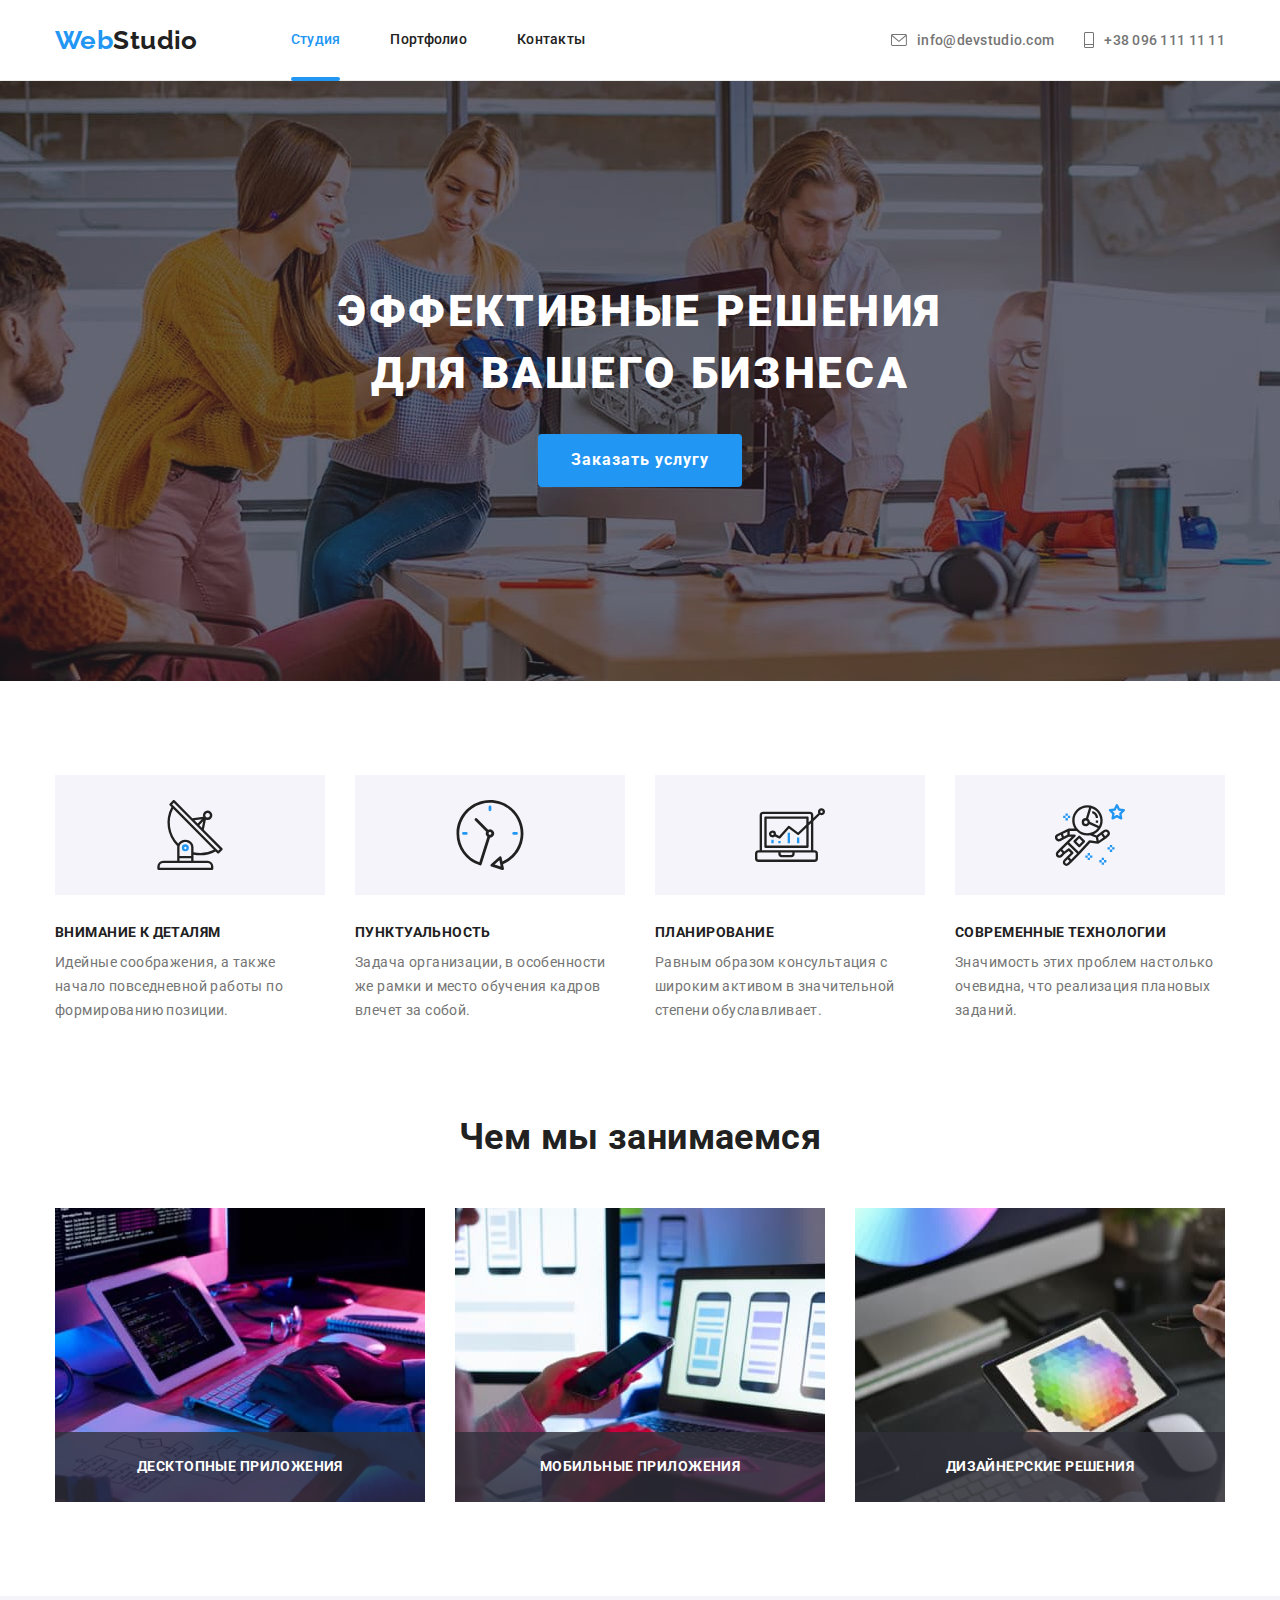
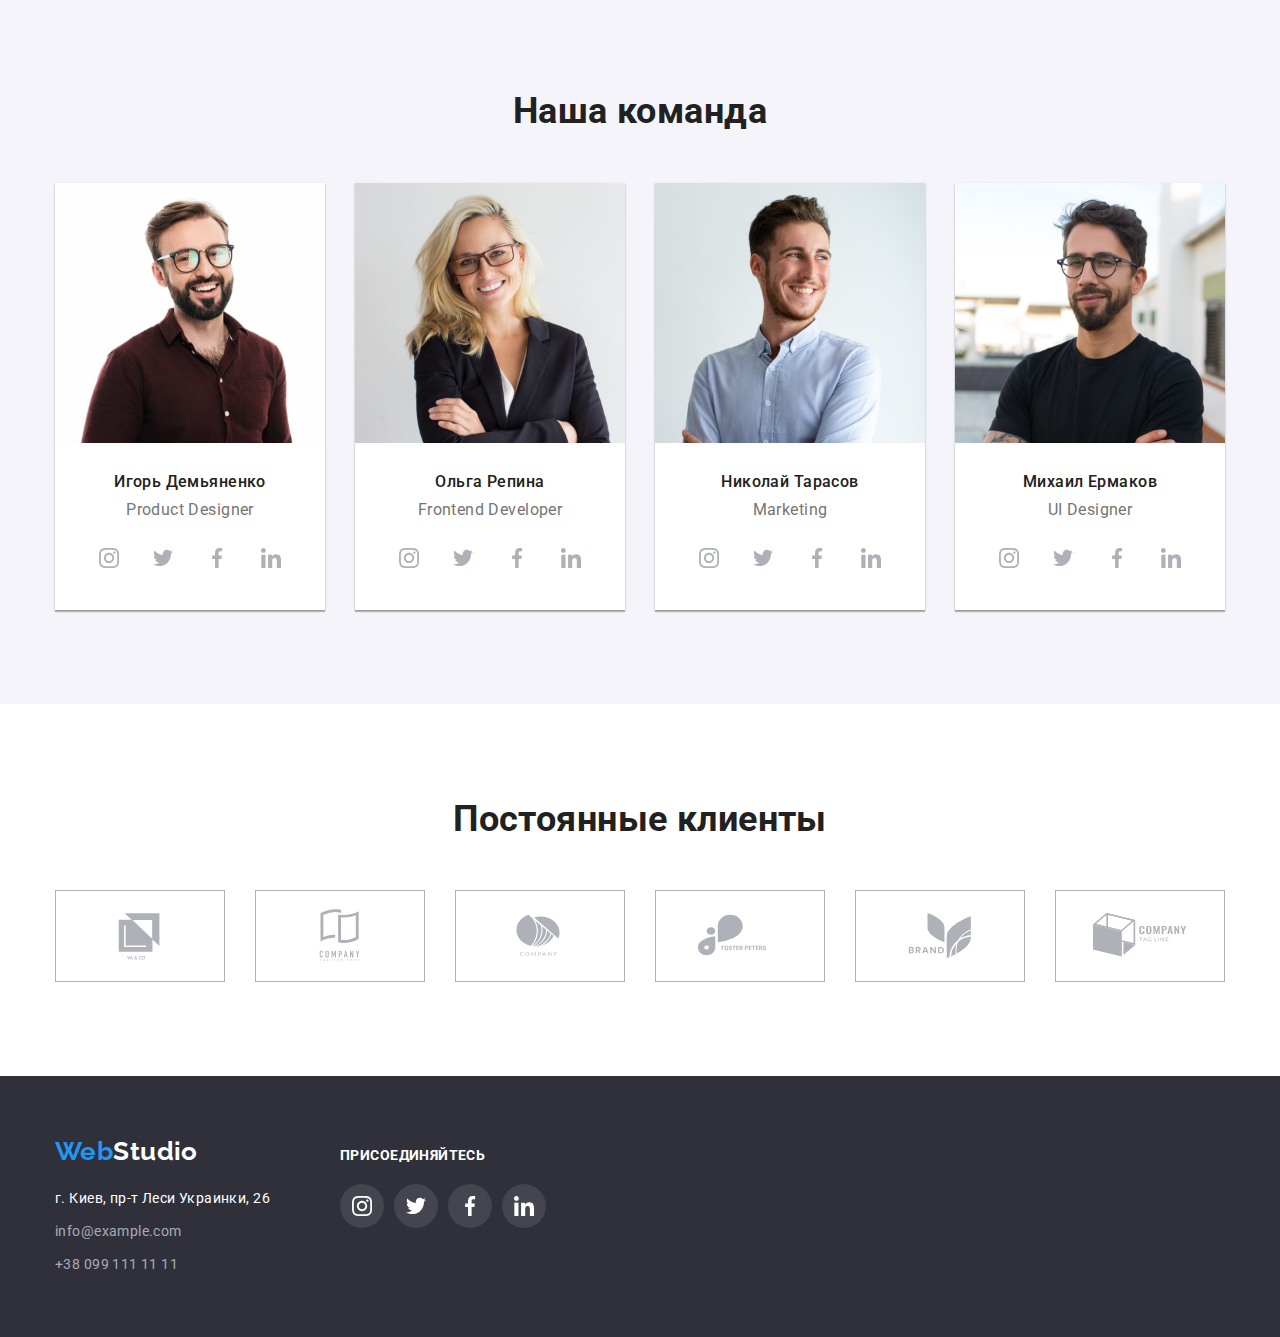
<file: index.html>
<!DOCTYPE html>
<html lang="ru">
  <head>
    <meta charset="UTF-8" />
    <meta http-equiv="X-UA-Compatible" content="IE=edge" />
    <meta name="viewport" content="width=device-width, initial-scale=1.0" />
    <title>WebStudio</title>
    <link
      href="https://fonts.googleapis.com/css2?family=Raleway:wght@700&family=Roboto:wght@400;500;700;900&display=swap"
      rel="stylesheet"
    />
    <link
      rel="stylesheet"
      href="https://cdnjs.cloudflare.com/ajax/libs/modern-normalize/1.1.0/modern-normalize.min.css"
    />
    <link rel="stylesheet" href="./css/styless.css" />
  </head>
  <body>
    <header class="page-header">
      <div class="container main-nav">
        <nav>
          <a href="./index.html" class="logo link">Web<span class="logo-black">Studio</span> </a>
          <ul class="site-nav list">
            <li class="item"><a href="./index.html" class="link current">Студия</a></li>
            <li class="item"><a href="./portfolio.html" class="link">Портфолио</a></li>
            <li class="item"><a href="" class="link">Контакты</a></li>
          </ul>
        </nav>
        <ul class="auth-nav list main-address">
          <li class="item">
            <a href="mailto:https://info@devstudio.com" class="link envelope"
              ><svg class="icon-envelope"><use href="./images/icons.svg#envelopehover"></use></svg>
              info@devstudio.com</a
            >
          </li>
          <li class="item">
            <a href="tel:+380961111111" class="link mobile"
              ><svg class="icon-mobile">
                <use href="./images/icons.svg#mob"></use>
              </svg>
              +38 096 111 11 11</a
            >
          </li>
        </ul>
      </div>
    </header>
    <main>
      <section class="section-hero overlay">
        <div class="container">
          <h1 class="hero">Эффективные решения для вашего бизнеса</h1>
          <button type="button" class="button prymery" data-modal-open>Заказать услугу</button>
        </div>
      </section>
      <section class="section">
        <div class="container">
          <h2 class="visually-hidden section-tittle">Наши преимущества</h2>
          <ul class="feature list">
            <li class="item icon-antenna">
              <h3 class="tittle">Внимание к деталям</h3>
              <p class="text">
                Идейные соображения, а также начало повседневной работы по формированию позиции.
              </p>
            </li>
            <li class="item icon-clock">
              <h3 class="tittle">Пунктуальность</h3>
              <p class="text">
                Задача организации, в особенности же рамки и место обучения кадров влечет за собой.
              </p>
            </li>
            <li class="item icon-diagram">
              <h3 class="tittle">Планирование</h3>
              <p class="text">
                Равным образом консультация с широким активом в значительной степени обуславливает.
              </p>
            </li>
            <li class="item icon-astronaut">
              <h3 class="tittle">Современные технологии</h3>
              <p class="text">
                Значимость этих проблем настолько очевидна, что реализация плановых заданий.
              </p>
            </li>
          </ul>
        </div>
      </section>
      <section class="section">
        <div class="container">
          <h2 class="section-tittle">Чем мы занимаемся</h2>
          <ul class="studio list">
            <li class="items">
              <div class="thumbs">
                <img src="./images/logo1.jpg" alt="Десктопные приложения" width="370" />
                <p class="text-thumbs">Десктопные приложения</p>
              </div>
            </li>

            <li class="items">
              <div class="thumbs">
                <img src="./images/logo2.jpg" alt="Мобильные приложения" width="370" />
                <p class="text-thumbs">Мобильные приложения</p>
              </div>
            </li>
            <li class="items">
              <div class="thumbs">
                <img src="./images/logo3.jpg" alt="Дизайнерские решения" width="370" />
                <p class="text-thumbs">Дизайнерские решения</p>
              </div>
            </li>
          </ul>
        </div>
      </section>
      <section class="section-comand">
        <div class="container">
          <h2 class="section-tittle">Наша команда</h2>
          <ul class="cards list">
            <li class="command">
              <img src="./images/prdes.jpg" alt="Игорь Демьяненко" width="270" />
              <div class="card-contents">
                <h3 class="tittle-command">Игорь Демьяненко</h3>
                <p class="text-studio">Product Designer</p>
                <ul class="actions">
                  <li class="item-social">
                    <a
                      class="social"
                      href=""
                      target="_blank"
                      rel="noopener noreferrer"
                      aria-label="Instagram"
                      ><svg class="social-icon">
                        <use href="./images/icons.svg#instagram"></use>
                      </svg>
                    </a>
                  </li>
                  <li class="item-social">
                    <a
                      class="social"
                      href=""
                      target="_blank"
                      rel="noopener noreferrer"
                      aria-label="Twitter"
                      ><svg class="social-icon"><use href="./images/icons.svg#twitter"></use></svg>
                    </a>
                  </li>
                  <li class="item-social">
                    <a
                      class="social"
                      href=""
                      target="_blank"
                      rel="noopener noreferrer"
                      aria-label=""
                      href=""
                      target="_blank"
                      rel="noopener noreferrer"
                      aria-label="Facebook"
                      ><svg class="social-icon"><use href="./images/icons.svg#facebook"></use></svg>
                    </a>
                  </li>
                  <li class="item-social">
                    <a
                      class="social"
                      href=""
                      target="_blank"
                      rel="noopener noreferrer"
                      aria-label="Linkedin"
                      ><svg class="social-icon"><use href="./images/icons.svg#linkedin"></use></svg>
                    </a>
                  </li>
                </ul>
              </div>
            </li>
            <li class="command">
              <img src="./images/frdev.jpg" alt="Ольга Репина" width="270" />
              <div class="card-contents">
                <h3 class="tittle-command">Ольга Репина</h3>
                <p class="text-studio">Frontend Developer</p>
                <ul class="actions">
                  <li class="item-social">
                    <a
                      class="social"
                      href=""
                      target="_blank"
                      rel="noopener noreferrer"
                      aria-label="Instagram"
                      ><svg class="social-icon">
                        <use href="./images/icons.svg#instagram"></use>
                      </svg>
                    </a>
                  </li>
                  <li class="item-social">
                    <a
                      class="social"
                      href=""
                      target="_blank"
                      rel="noopener noreferrer"
                      aria-label="Twitter"
                      ><svg class="social-icon"><use href="./images/icons.svg#twitter"></use></svg>
                    </a>
                  </li>
                  <li class="item-social">
                    <a
                      class="social"
                      href=""
                      target="_blank"
                      rel="noopener noreferrer"
                      aria-label="Facebook"
                      ><svg class="social-icon"><use href="./images/icons.svg#facebook"></use></svg>
                    </a>
                  </li>
                  <li class="item-social">
                    <a
                      class="social"
                      href=""
                      target="_blank"
                      rel="noopener noreferrer"
                      aria-label="Linkedin"
                      ><svg class="social-icon"><use href="./images/icons.svg#linkedin"></use></svg>
                    </a>
                  </li>
                </ul>
              </div>
            </li>
            <li class="command">
              <img src="./images/marc.jpg" alt="Николай Тарасов" width="270" />
              <div class="card-contents">
                <h3 class="tittle-command">Николай Тарасов</h3>
                <p class="text-studio">Marketing</p>
                <ul class="actions">
                  <li class="item-social">
                    <a
                      class="social"
                      href=""
                      target="_blank"
                      rel="noopener noreferrer"
                      aria-label="Instagram"
                      ><svg class="social-icon">
                        <use href="./images/icons.svg#instagram"></use>
                      </svg>
                    </a>
                  </li>
                  <li class="item-social">
                    <a
                      class="social"
                      href=""
                      target="_blank"
                      rel="noopener noreferrer"
                      aria-label="Twitter"
                      ><svg class="social-icon"><use href="./images/icons.svg#twitter"></use></svg>
                    </a>
                  </li>
                  <li class="item-social">
                    <a
                      class="social"
                      href=""
                      target="_blank"
                      rel="noopener noreferrer"
                      aria-label="Facebook"
                      ><svg class="social-icon"><use href="./images/icons.svg#facebook"></use></svg>
                    </a>
                  </li>
                  <li class="item-social">
                    <a
                      class="social"
                      href=""
                      target="_blank"
                      rel="noopener noreferrer"
                      aria-label="Linkedin"
                      ><svg class="social-icon"><use href="./images/icons.svg#linkedin"></use></svg>
                    </a>
                  </li>
                </ul>
              </div>
            </li>
            <li class="command">
              <img src="./images/ui.jpg" alt="Михаил Ермаков" width="270" />
              <div class="card-contents">
                <h3 class="tittle-command">Михаил Ермаков</h3>
                <p class="text-studio">UI Designer</p>
                <ul class="actions">
                  <li class="item-social">
                    <a
                      class="social"
                      href=""
                      target="_blank"
                      rel="noopener noreferrer"
                      aria-label="Instagram"
                      ><svg class="social-icon">
                        <use href="./images/icons.svg#instagram"></use>
                      </svg>
                    </a>
                  </li>
                  <li class="item-social">
                    <a
                      class="social"
                      href=""
                      target="_blank"
                      rel="noopener noreferrer"
                      aria-label="Twitter"
                      ><svg class="social-icon"><use href="./images/icons.svg#twitter"></use></svg>
                    </a>
                  </li>
                  <li class="item-social">
                    <a
                      class="social"
                      href=""
                      target="_blank"
                      rel="noopener noreferrer"
                      aria-label="Facebook"
                      ><svg class="social-icon"><use href="./images/icons.svg#facebook"></use></svg>
                    </a>
                  </li>
                  <li class="item-social">
                    <a
                      class="social"
                      href=""
                      target="_blank"
                      rel="noopener noreferrer"
                      aria-label="Linkedin"
                      ><svg class="social-icon"><use href="./images/icons.svg#linkedin"></use></svg>
                    </a>
                  </li>
                </ul>
              </div>
            </li>
          </ul>
        </div>
      </section>
      <section class="section">
        <div class="container">
          <h2 class="section-tittle">Постоянные клиенты</h2>
          <ul class="actions">
            <li class="item-clients">
              <a class="clients" href="" target="_blank" rel="noopener noreferrer" aria-label=""
                ><svg class="clients-icon">
                  <use href="./images/icons.svg#logo"></use>
                </svg>
              </a>
            </li>
            <li class="item-clients">
              <a class="clients" href="" target="_blank" rel="noopener noreferrer" aria-label="">
                <svg class="clients-icon"><use href="./images/icons.svg#logo1"></use></svg>
              </a>
            </li>
            <li class="item-clients">
              <a class="clients" href="" target="_blank" rel="noopener noreferrer" aria-label="">
                <svg class="clients-icon"><use href="./images/icons.svg#logo2"></use></svg>
              </a>
            </li>
            <li class="item-clients">
              <a class="clients" href="" target="_blank" rel="noopener noreferrer" aria-label="">
                <svg class="clients-icon"><use href="./images/icons.svg#logo3"></use></svg>
              </a>
            </li>
            <li class="item-clients">
              <a class="clients" href="" target="_blank" rel="noopener noreferrer" aria-label="">
                <svg class="clients-icon"><use href="./images/icons.svg#logo4"></use></svg>
              </a>
            </li>
            <li class="item-clients">
              <a class="clients" href="" target="_blank" rel="noopener noreferrer" aria-label="">
                <svg class="clients-icon"><use href="./images/icons.svg#logo5"></use></svg>
              </a>
            </li>
          </ul>
        </div>
      </section>
    </main>
    <footer class="footer">
      <div class="container foot">
        <div class="list-address">
          <a href="./index.html" class="logo link">Web<span class="logo-white">Studio</span></a>
          <address>
            <p class="text-foot">г. Киев, пр-т Леси Украинки, 26</p>
            <ul class="address list">
              <li class="address">
                <a href="mailto:info@example.com" class="address-link">info@example.com</a>
              </li>
              <li class="address">
                <a href="tel:+380961111111" class="address-link">+38 099 111 11 11</a>
              </li>
            </ul>
          </address>
        </div>
        <div class="join-icon">
          <p class="join">присоединяйтесь</p>
          <ul class="actions">
            <li class="item-footer">
              <a
                class="social"
                href=""
                target="_blank"
                rel="noopener noreferrer"
                aria-label="Instagram"
                ><svg class="icon-footer"><use href="./images/icons.svg#instagram1"></use></svg>
              </a>
            </li>
            <li class="item-footer">
              <a
                class="social"
                href=""
                target="_blank"
                rel="noopener noreferrer"
                aria-label="Twitter"
                ><svg class="icon-footer"><use href="./images/icons.svg#twitter1"></use></svg>
              </a>
            </li>
            <li class="item-footer">
              <a
                class="social"
                href=""
                target="_blank"
                rel="noopener noreferrer"
                aria-label="Facebook"
                ><svg class="icon-footer"><use href="./images/icons.svg#facebook1"></use></svg>
              </a>
            </li>
            <li class="item-footer">
              <a
                class="social"
                href=""
                target="_blank"
                rel="noopener noreferrer"
                aria-label="Linkedin"
                ><svg class="icon-footer"><use href="./images/icons.svg#linkedin1"></use></svg>
              </a>
            </li>
          </ul>
        </div>
      </div>
    </footer>
    <div class="backdrop is-hidden" data-modal>
      <div class="modal">
        <button class="close" data-modal-close>
          <svg class="icon-close" width="18px" height="18px">
            <use href="./images/icons.svg#close3"></use>
          </svg>
        </button>
      </div>
    </div>
    <script src="./js/modal.js"></script>
  </body>
</html>
</file>
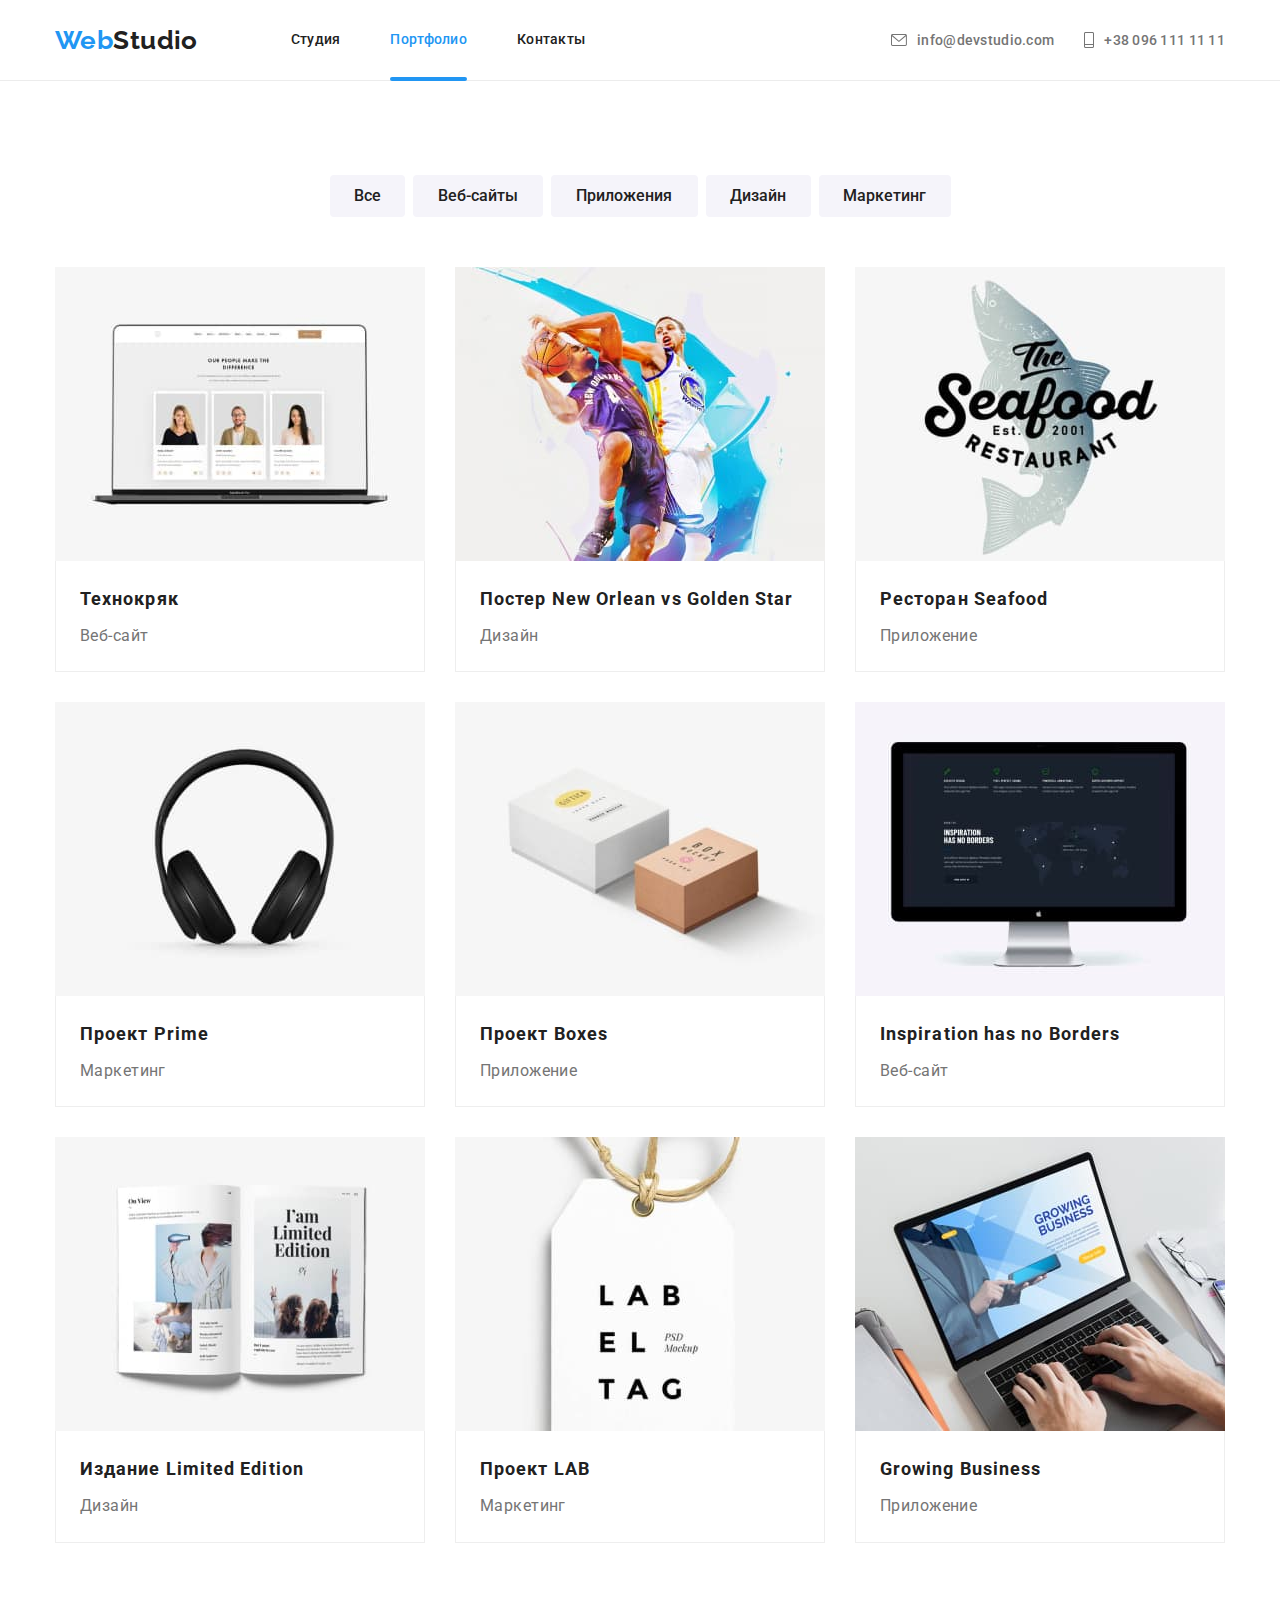
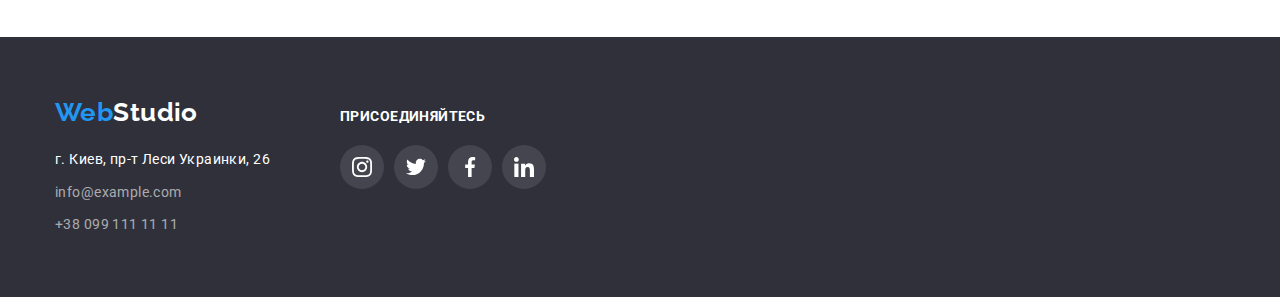
<file: portfolio.html>
<!DOCTYPE html>
<html lang="ru">
  <head>
    <meta charset="UTF-8" />
    <meta http-equiv="X-UA-Compatible" content="IE=edge" />
    <meta name="viewport" content="width=device-width, initial-scale=1.0" />
    <title>Портфолио</title>
    <link
      href="https://fonts.googleapis.com/css2?family=Raleway:wght@700&family=Roboto:wght@400;500;700;900&display=swap"
      rel="stylesheet"
    />
    <link
      rel="stylesheet"
      href="https://cdnjs.cloudflare.com/ajax/libs/modern-normalize/1.1.0/modern-normalize.min.css"
    />
    <link rel="stylesheet" href="./css/styless.css" />
  </head>
  <body>
    <header class="page-header">
      <div class="container main-nav">
        <nav>
          <a href="./index.html" class="logo link">Web<span class="logo-black">Studio</span> </a>
          <ul class="site-nav list">
            <li class="item"><a href="./index.html" class="link">Студия</a></li>
            <li class="item"><a href="./portfolio.html" class="link current">Портфолио</a></li>
            <li class="item"><a href="" class="link">Контакты</a></li>
          </ul>
        </nav>
        <ul class="auth-nav list main-address">
          <li class="item">
            <a href="mailto:https://info@devstudio.com" class="link envelope">
              <svg class="icon-envelope"><use href="./images/icons.svg#envelopehover"></use></svg>
              info@devstudio.com</a
            >
          </li>
          <li class="item">
            <a href="tel:+380961111111" class="link mobile">
              <svg class="icon-mobile">
                <use href="./images/icons.svg#mob"></use>
              </svg>
              +38 096 111 11 11</a
            >
          </li>
        </ul>
      </div>
    </header>
    <main>
      <section class="section-portfolio">
        <div class="container">
          <h1 hidden class="visually-hidden section-tittle">Примеры работ</h1>
          <ul class="portfol list">
            <li class="button"><button type="button" class="button secondary one">Все</button></li>
            <li class="button">
              <button type="button" class="button secondary two">Веб-сайты</button>
            </li>
            <li class="button">
              <button type="button" class="button secondary three">Приложения</button>
            </li>
            <li class="button">
              <button type="button" class="button secondary four">Дизайн</button>
            </li>
            <li class="button">
              <button type="button" class="button secondary five">Маркетинг</button>
            </li>
          </ul>
          <ul class="examples list">
            <li class="items">
              <a class="link icon" href="" target="_blank" rel="noopener noreferrer" aria-label="">
                <div class="overlay-holder">
                  <img src="./images/vebsite.jpg" alt="веб-сайт Технокряк" width="370" />
                  <div class="overlay-annimation">
                    <p class="text-overlay">
                      Ресурс предлагает комплексные предложения с разным уровнем функционала и
                      сервисов. Все это позволит посетителю получить исчерпывающие сведения о
                      компании или частном лице.
                    </p>
                  </div>
                </div>
                <div class="card-content">
                  <h2 class="tittle-portfol">Технокряк</h2>
                  <p class="text-portfol">Веб-сайт</p>
                </div>
              </a>
            </li>
            <li class="items">
              <a class="link icon" href="" target="_blank" rel="noopener noreferrer" aria-label="">
                <div class="overlay-holder">
                  <img
                    src="./images/desing.jpg"
                    alt="Постер New Orlean vs Golden Star"
                    width="370"
                  />
                  <div class="overlay-annimation">
                    <p class="text-overlay">
                      Ресурс предлагает комплексные предложения с разным уровнем функционала и
                      сервисов. Все это позволит посетителю получить исчерпывающие сведения о
                      компании или частном лице.
                    </p>
                  </div>
                </div>
                <div class="card-content">
                  <h2 class="tittle-portfol">Постер New Orlean vs Golden Star</h2>
                  <p class="text-portfol">Дизайн</p>
                </div>
              </a>
            </li>
            <li class="items">
              <a class="link icon" href="" target="_blank" rel="noopener noreferrer" aria-label="">
                <div class="overlay-holder">
                  <img
                    src="./images/app.jpg"
                    alt="логотип сети рыбных ресторанов Seafood"
                    width="370"
                  />
                  <div class="overlay-annimation">
                    <p class="text-overlay">
                      Ресурс предлагает комплексные предложения с разным уровнем функционала и
                      сервисов. Все это позволит посетителю получить исчерпывающие сведения о
                      компании или частном лице.
                    </p>
                  </div>
                </div>
                <div class="card-content">
                  <h2 class="tittle-portfol">Ресторан Seafood</h2>
                  <p class="text-portfol">Приложение</p>
                </div>
              </a>
            </li>
            <li class="items">
              <a class="link icon" href="" target="_blank" rel="noopener noreferrer" aria-label="">
                <div class="overlay-holder">
                  <img src="./images/mrc.jpg" alt="Проект Prime" width="370" />
                  <div class="overlay-annimation">
                    <p class="text-overlay">
                      Ресурс предлагает комплексные предложения с разным уровнем функционала и
                      сервисов. Все это позволит посетителю получить исчерпывающие сведения о
                      компании или частном лице.
                    </p>
                  </div>
                </div>
                <div class="card-content">
                  <h2 class="tittle-portfol">Проект Prime</h2>
                  <p class="text-portfol">Маркетинг</p>
                </div>
              </a>
            </li>
            <li class="items">
              <a class="link icon" href="" target="_blank" rel="noopener noreferrer" aria-label="">
                <div class="overlay-holder">
                  <img src="./images/app1.jpg" alt="Проект Boxes" width="370" />
                  <div class="overlay-annimation">
                    <p class="text-overlay">
                      Ресурс предлагает комплексные предложения с разным уровнем функционала и
                      сервисов. Все это позволит посетителю получить исчерпывающие сведения о
                      компании или частном лице.
                    </p>
                  </div>
                </div>
                <div class="card-content">
                  <h2 class="tittle-portfol">Проект Boxes</h2>
                  <p class="text-portfol">Приложение</p>
                </div>
              </a>
            </li>
            <li class="items">
              <a class="link icon" href="" target="_blank" rel="noopener noreferrer" aria-label="">
                <div class="overlay-holder">
                  <img src="./images/vebsait.jpg" alt="Веб-сайт" width="370" />
                  <div class="overlay-annimation">
                    <p class="text-overlay">
                      Ресурс предлагает комплексные предложения с разным уровнем функционала и
                      сервисов. Все это позволит посетителю получить исчерпывающие сведения о
                      компании или частном лице.
                    </p>
                  </div>
                </div>
                <div class="card-content">
                  <h2 class="tittle-portfol">Inspiration has no Borders</h2>
                  <p class="text-portfol">Веб-сайт</p>
                </div>
              </a>
            </li>
            <li class="items">
              <a class="link icon" href="" target="_blank" rel="noopener noreferrer" aria-label="">
                <div class="overlay-holder">
                  <img src="./images/des.jpg" alt="Издание Limited Edition" width="370" />
                  <div class="overlay-annimation">
                    <p class="text-overlay">
                      Ресурс предлагает комплексные предложения с разным уровнем функционала и
                      сервисов. Все это позволит посетителю получить исчерпывающие сведения о
                      компании или частном лице.
                    </p>
                  </div>
                </div>
                <div class="card-content">
                  <h2 class="tittle-portfol">Издание Limited Edition</h2>
                  <p class="text-portfol">Дизайн</p>
                </div>
              </a>
            </li>
            <li class="items">
              <a class="link icon" href="" target="_blank" rel="noopener noreferrer" aria-label="">
                <div class="overlay-holder">
                  <img src="./images/lab.jpg" alt="логотип LAB EL TAG " width="370" />
                  <div class="overlay-annimation">
                    <p class="text-overlay">
                      Ресурс предлагает комплексные предложения с разным уровнем функционала и
                      сервисов. Все это позволит посетителю получить исчерпывающие сведения о
                      компании или частном лице.
                    </p>
                  </div>
                </div>
                <div class="card-content">
                  <h2 class="tittle-portfol">Проект LAB</h2>
                  <p class="text-portfol">Маркетинг</p>
                </div>
              </a>
            </li>
            <li class="items">
              <a class="link icon" href="" target="_blank" rel="noopener noreferrer" aria-label="">
                <div class="overlay-holder">
                  <img src="./images/gro.jpg" alt="Приложение" width="370" />
                  <div class="overlay-annimation">
                    <p class="text-overlay">
                      Ресурс предлагает комплексные предложения с разным уровнем функционала и
                      сервисов. Все это позволит посетителю получить исчерпывающие сведения о
                      компании или частном лице.
                    </p>
                  </div>
                </div>
                <div class="card-content">
                  <h2 class="tittle-portfol">Growing Business</h2>
                  <p class="text-portfol">Приложение</p>
                </div>
              </a>
            </li>
          </ul>
        </div>
      </section>
    </main>
    <footer class="footer">
      <div class="container foot">
        <div class="list-address">
          <a href="./index.html" class="logo link">Web<span class="logo-white">Studio</span></a>
          <address>
            <p class="text-foot">г. Киев, пр-т Леси Украинки, 26</p>
            <ul class="address list">
              <li class="address">
                <a href="mailto:info@example.com" class="address-link">info@example.com</a>
              </li>
              <li class="address">
                <a href="tel:+380961111111" class="address-link">+38 099 111 11 11</a>
              </li>
            </ul>
          </address>
        </div>
        <div class="join-icon">
          <p class="join">присоединяйтесь</p>
          <ul class="actions">
            <li class="item-footer">
              <a
                class="social"
                href=""
                target="_blank"
                rel="noopener noreferrer"
                aria-label="Instagram"
                ><svg class="icon-footer"><use href="./images/icons.svg#instagram1"></use></svg>
              </a>
            </li>
            <li class="item-footer">
              <a
                class="social"
                href=""
                target="_blank"
                rel="noopener noreferrer"
                aria-label="Twitter"
                ><svg class="icon-footer"><use href="./images/icons.svg#twitter1"></use></svg>
              </a>
            </li>
            <li class="item-footer">
              <a
                class="social"
                href=""
                target="_blank"
                rel="noopener noreferrer"
                aria-label="Facebook"
                ><svg class="icon-footer"><use href="./images/icons.svg#facebook1"></use></svg>
              </a>
            </li>
            <li class="item-footer">
              <a
                class="social"
                href=""
                target="_blank"
                rel="noopener noreferrer"
                aria-label="Linkedin"
                ><svg class="icon-footer"><use href="./images/icons.svg#linkedin1"></use></svg>
              </a>
            </li>
          </ul>
        </div>
      </div>
    </footer>
  </body>
</html>
</file>
<file: css/styless.css>
:root {
  --prymery-text-color: #212121;
  --tittle-text-color: #757575;
  --accent-color: rgba(33, 150, 243, 1);
  --prymery-bgc: #ffffff;
  --accent-footer-bgc: #2f303a;
  --logo-color: #2196f3;
  --white-color: #ffffff;
  --black-color: #212121;
  --button-bgc: #f5f4fa;
  --footer-address-color: rgba(255, 255, 255, 0.6);
  --page-header-border-color: rgba(236, 236, 236, 1);
  --examples-items-gap: 30px;
  --border-card-content: rgba(238, 238, 238, 1);
  --timing-function: cubic-bezier(0.4, 0, 0.2, 1);
}

body {
  background-color: var(--prymery-bgc);
  color: var(--tittle-text-color);

  font-family: Roboto, sans-serif;
  letter-spacing: 0.03em;
  font-size: 14px;
}

/* СПИСКИ */
.list {
  padding: 0;
  margin: 0;
  list-style: none;
}

/* СКРЫТЫЕ ЗАГОЛОВКИ */
.visually-hidden {
  position: absolute;
  width: 1px;
  height: 1px;
  margin: -1px;
  border: 0;
  padding: 0;
  white-space: nowrap;
  clip-path: inset(100%);
  clip: rect(0 0 0 0);
  overflow: hidden;
}


/* heder */

.page-header {
  border-bottom: 1px solid var(--page-header-border-color);
}

.main-nav,
nav,
.main-address {
  display: flex;
  align-items: center;
}



/* LOGO */

.logo {
  color: var(--logo-color);

  font-family: Raleway, sans-serif;
  font-weight: 700;
  font-size: 26px;
  line-height: 1.19;
}

.logo.link:hover .link {
  text-decoration: none;
}

.logo-white {
  color: var(--white-color);
}

.logo-black {
  color: var(--black-color);
}


/* SITE-NAV */

.site-nav {
  display: flex;
  margin-left: 93px;
}

.site-nav>.item:not(:last-child) {
  margin-right: 50px;
}

.site-nav .link {
  display: block;
  padding-top: 32px;
  padding-bottom: 32px;

  color: var(--prymery-text-color);

  font-weight: 500;
  line-height: 1.14;
  letter-spacing: 0.02em;

  transition: color 250ms var(--timing-function);
}

.site-nav .link:hover,
.site-nav .link:focus {
  color: var(--accent-color);
  
}

.site-nav .link.current {
  color: var(--accent-color);
  position: relative;
  display: block;
}
.link.current::after {
  content: '';
  position: absolute;
  left: 0;
  bottom: -1px;
  display: block;
  width: 100%;
  height: 4px;
  border-radius: 2px;
  background-color: currentColor;
}
 
 

/* AUTH-NAV */

.auth-nav {
  display: flex;
  margin-left: auto;
}

.auth-nav .item+.item {
  margin-left: 30px;
}

.auth-nav .link {
  display: flex;
  padding-top: 32px;
  padding-bottom: 32px;
  color: var(--tittle-text-color);
align-items: center;
  font-weight: 500;
  font-style: normal;
  line-height: 16px;
  letter-spacing: 0.02em;

  transition: color 250ms var(--timing-function);
}

.auth-nav .link:hover,
.auth-nav .link:focus {
  color: var(--accent-color);
 
}
/* ИНТЕРАКТИВНЫЕ ИКОНКИ В ХЕДЕРЕ */

.icon-mobile {
  width: 10px;
  height: 16px;
  fill: rgba(117, 117, 117, 1);
  margin-right: 10px;
  transition: fill 250ms var(--timing-function);
}

.mobile:hover .icon-mobile,
.mobile:focus .icon-mobile {
  fill: rgba(33, 150, 243, 1);
}

.icon-envelope {
  width: 16px;
  height: 12px;
  fill: rgba(117, 117, 117, 1);
  margin-right: 10px;
  transition: fill 250ms var(--timing-function);
}

.envelope:hover .icon-envelope,
.envelope:focus .icon-envelope {
  fill: rgba(33, 150, 243, 1);
}

/* CONTAINER */

.container {
  margin-left: auto;
  margin-right: auto;
  width: 1200px;
  padding-left: 15px;
  padding-right: 15px;
}


.link {
  text-decoration: none;
  font-style: normal;
}



/* ФОН НА ВСЮ СЕКЦИЮ */

.overlay {
  max-width: 1600px;
  height: 600px;
  margin-left: auto;
  margin-right: auto;
  background-image: linear-gradient(rgba(47, 48, 58, 0.4),
      rgba(47, 48, 58, 0.4)),
    url(../images/herobg/Img.jpg);
  background-repeat: no-repeat;
  background-position: center;
  background-size: cover;
}

/* SECTION-HERO*/

.section-hero {
  background-color: #212121;
  text-align: center;
  padding-bottom: 200px;
  padding-top: 200px;

}

.hero {
  margin: auto;
  margin-bottom: 30px;

  color: var(--white-color);

  width: 696px;
  font-weight: 900;
  font-size: 44px;
  line-height: 1.4;
  letter-spacing: 0.06em;
  text-transform: uppercase;
  text-align: center;
}
/* МОДАЛКА */

.backdrop {
  position: fixed;
  top: 0;
  left: 0;
  width: 100%;
  height: 100%;
  background-color: rgba(0, 0, 0, 0.2);
  opacity: 1;
  transition: opacity 250ms var(--timing-function);
}
.backdrop.is-hidden {
  opacity: 0;
  pointer-events: none;
  visibility: visible;
}
.backdrop.is-hidden .modal {
  transform: translate(-50%, -50%) scale(0.9);

}
.modal {
  position: absolute;
  top: 50%;
  left: 50%;
  transform: translate(-50%, -50%) scale(1);

  min-height: 581px;
  min-width:528px ;
  padding: 15px;
  
background: #FFFFFF;
  box-shadow: 0px 1px 3px rgba(0, 0, 0, 0.12), 0px 1px 1px rgba(0, 0, 0, 0.14), 0px 2px 1px rgba(0, 0, 0, 0.2);
  border-radius: 4px;
 transition: transform 250ms var(--timing-function);
}
.close {
  position: absolute;
  top: 8px;
  right: 8px;
  display: flex;
  justify-content: center;
  align-items: center;
  padding: 0;
  margin: 0;
  height: 30px;
    width: 30px;
  background-color: #FFFFFF;
 
      border: 1px solid rgba(0, 0, 0, 0.1);
      border-radius: 50%;
    cursor: pointer;

    transition: fill 250ms var(--timing-function), 
    border-color 250ms var(--timing-function);
}
.icon-close {
  fill: var(--black-color);
}
.close:hover, .close:focus {
  border-color: var(--accent-color);
  color: var(--accent-color)
}
.close:hover .icon-close, 
.close:focus .icon-close {
  fill: var(--accent-color);
}

/* SECTION*/

.section {
  padding-bottom: 94px;
  padding-top: 94px;
}

.section:nth-child(3) {
  padding-top: 0;
}

/* секция НАШИ ПРЕИМУЩЕСТВА (НЕ ИНТЕРАКТИВНЫЕ ИКОНКИ*/

.feature>.item {
  width: 270px;
}

.feature>.item::before {
  display: block;
  content: '';
  margin-bottom: 30px;
  height: 120px;
  background-repeat: no-repeat;
  background-position: center;
  background-size: 70px;
  background-color: #F5F4FA;
}

.icon-antenna::before {
  background-image: url(../images/icon/icon_benefits/antenna.svg);
}

.icon-clock::before {
  background-image: url(../images/icon/icon_benefits/clock.svg);
}

.icon-diagram::before {
  background-image: url(../images/icon/icon_benefits/diagram.svg);
}

.icon-astronaut::before {
  background-image: url(../images/icon/icon_benefits/astronaut.svg);
}

.section-tittle {
  margin-top: 0;
  margin-bottom: 50px;
  padding-top: 0;

  color: var(--prymery-text-color);

  font-weight: 700;
  font-size: 36px;
  line-height: 1.17;
  text-align: center;
}


/* СПИСОК ПРЕИМУЩЕСТВ (СЕТКА ФЛЕКС) */

.feature {
  display: flex;
  align-items: center;
}

.feature .item+.item {
  margin-left: 30px;
}

.feature .tittle {
  color: var(--prymery-text-color);
}

.tittle {
  margin-top: 0;
  margin-bottom: 10px;

  font-weight: 700;
  font-size: 14px;
  line-height: 1.14;
  text-transform: uppercase;
}

.text {
  margin-top: 0;
  margin-bottom: 0;

  line-height: 1.7;
}

/* СПИСОК ЧЕМ МЫ ЗАНИМАЕМСЯ (ФЛЕКС) */

.studio {
  display: flex;
  flex-wrap: wrap;
  /* justify-content: space-between; */
}

.studio>.items {
  width: calc((100% - 60px) / 3);
  margin-right: 30px;
  /* width: 370px;
 margin-right: 30px; */
}

.studio>.items:nth-child(3n) {
  margin-right: 0;
}
/* Текст с фоном */
.thumbs {
  position: relative;
}
.text-thumbs {
position: absolute;
left: 0;
bottom: 0;

display: flex;
align-items: center;
justify-content: center;

margin: 0;

font-weight: 700;
font-size: 14px;
line-height: 1.14;
letter-spacing: 0.03em;
text-transform: uppercase;
color: var(--white-color);
background-color: rgba(47, 48, 58, 0.8);

width: 370px;
height: 70px;
}


/* СЕКЦИЯ НАША КОМАНДА */

.section-comand {
  background: #F5F4FA;
  padding-top: 94px;
  padding-bottom: 94px;
}

.tittle-command {
  margin-top: 0;
  margin-bottom: 10px;

  color: var(--prymery-text-color);

  font-weight: 500;
  font-size: 16px;
  line-height: 1.18;
}

.text-studio {
  margin-top: 0;
  margin-bottom: 16px;

  color: var(--tittle-text-color);
  font-size: 16px;
  line-height: 1.18;
}

.cards {
  display: flex;
  flex-wrap: wrap;
  /* justify-content: space-between; */
}

.card-contents {
  text-align: center;
  padding-top: 30px;
  padding-bottom: 30px;

  background-color: var(--white-color);
}

.cards>.command {
  width: calc((100% - 90px) / 4);
  margin-right: 30px;
  /* margin-right: 30px;
  width: 270px; */
}

.cards>.command:nth-child(4n) {
  margin-right: 0;
}

/* ТЕНЬ НА КАРТОЧКИ КОММАНДЫ */
.command {

  box-shadow: 0px 1px 3px rgba(0, 0, 0, 0.12),
    0px 1px 1px rgba(0, 0, 0, 0.14),
    0px 2px 1px rgba(0, 0, 0, 0.2);
  border-radius: 0px 0px 4px 4p
}

/* ИНТЕРАКТИВНЫЕ ИКОНКИ СОЦСЕТЕЙ */
.social {
  display: flex;
  align-items: center;
  justify-content: center;
width: 44px;
height: 44px;
border-radius: 50%;

transition: background-color 250ms var(--timing-function);
}
.item-social {
  display: flex;
  align-items: center;
  justify-content: center;
  margin-right: 10px;
}
.item-social:nth-child(4) {
  margin-right: 0;
}
.social-icon {
fill: #AFB1B8;
background-color: transparent;

  width: 20px;
  height: 20px;
  transition: fill 250ms var(--timing-function);
}
.social:hover,
.social:focus {
  background-color: #2196F3;
}
.social:hover .social-icon,
.social:focus .social-icon {
  fill: #ffffff;
}

/* СЕКЦИЯ ПОСТОЯННЫЕ КЛИЕНТЫ (ИНТЕРАКТИВНЫЕ ССЫЛКИ)*/

.actions {
  display: flex;
  padding: 0;
  margin: 0;
  list-style: none;
  justify-content: center;
}

.clients {
    display: flex;
    align-items: center;
    justify-content: center;
  
  width: 170px;
  height: 92px;
 
  border: 1px solid rgba(175, 177, 184, 1);

  transition: 
  border 250ms var(--timing-function);
 
}

.clients-icon {
  fill: rgba(175, 177, 184, 1);
  width: 106px;
  height: 60px;
  transition: fill 250ms var(--timing-function);
}

.clients:hover .clients-icon,
.clients:focus .clients-icon {
  fill: rgba(33, 150, 243, 1);
 
}
.clients:hover,
.clients:focus {
  border: 1px solid rgba(33, 150, 243, 1);
}

.item-clients {
  display: flex;
  align-items: center;
  justify-content: center;

margin-right: 30px; 
}
.item-clients:nth-child(6) {
  margin-right: 0;
}

/* СЕКЦИЯ МЕЙН ПОРТФОЛИО */

.section-portfolio {
  padding-top: 94px;
  padding-bottom: 94px;
}

.portfol {
  display: flex;
  align-items: center;
  justify-content: center;
  margin-left: auto;
  margin-right: auto;
  margin-bottom: 50px;
}

.tittle-portfol {
  margin-top: 0;
  margin-bottom: 4px;

  color: var(--prymery-text-color);

  font-weight: 700;
  font-size: 18px;
  line-height: 2;
  letter-spacing: 0.06em;
}

.text-portfol {
  margin-top: 0;
  margin-bottom: 0;
  color: var(--tittle-text-color);

  font-weight: 400;
  font-size: 16px;
  line-height: 1.9;
}

.portfol .button+.button {
  margin-left: 8px;
}


/* examples portfolio  (СЕТКА ФЛЕКС) */

.examples {
  display: flex;
  flex-wrap: wrap;

}

.examples>.items {
  width: 370px;
  margin-right: 30px;
  margin-bottom: 30px;
}

.items:nth-child(3n) {
  margin-right: 0;
}

.items:nth-last-child(-n + 3) {
  margin-bottom: 0;
}

/* ТЕНЬ */
.card-content {
  padding-top: 20px;
  padding-bottom: 20px;
  padding-left: 24px;
  padding-right: 24px;
  border-right: 1px solid var(--border-card-content);
  border-left: 1px solid var(--border-card-content);
  border-bottom: 1px solid var(--border-card-content);
}
.icon {
  display: inline-block;

  transition: box-shadow 250ms var(--timing-function);
}
.icon:hover,
.icon:focus {
  box-shadow: 0px 1px 1px rgba(0, 0, 0, 0.12),
    0px 4px 4px rgba(0, 0, 0, 0.06),
    1px 4px 6px rgba(0, 0, 0, 0.16);
}
.overlay-holder {
  position: relative;
  height: 294px;
  width: 370px;
 overflow: hidden;
}
.overlay-annimation {
  position: absolute;
  background-color: rgba(33, 150, 243, 0.9);
  transform: translateY(0);
  transition: transform 250ms var(--timing-function);
}
.text-overlay {
  padding: 63px 24px;
  font-size: 18px;
  line-height: 1.56;
  letter-spacing: 0.03em;
  color: var(--white-color);
}
.icon:hover .overlay-annimation {
  transform: translateY(-100%);
}
/* IMG */

img {
  display: block;
  min-width: 100%;
  height: auto;
}

/* ФУТЕР */

.footer {
  display: flex;
  flex-direction: column;
  padding-top: 60px;
  padding-bottom: 60px;

  background-color: var(--accent-footer-bgc);
}

address {
  margin-top: 20px;
}


.text-foot {
  margin-top: 0;
  margin-bottom: 9px;
  color: var(--white-color);

  line-height: 1.7;

  font-style: normal;
}

.address {
  margin-bottom: 9px;
  color: var(--white-color);

  line-height: 1.7;

  font-style: normal;
}

.address:last-child {
  margin-bottom: 0;
}

.address-link {
  color: rgba(255, 255, 255, 0.6);

  font-style: normal;
  font-size: 14px;
  line-height: 1.7;
transition: color 250ms var(--timing-function);

}

a {
  text-decoration: none;
}

.list .address-link:hover,
.list .address-link:focus {
  color: var(--accent-color);
}

/* интерактивные ссылки на соцсети в футере */
.item-footer {
    display: flex;
    align-items: center;
    justify-content: center;

    margin-right: 10px;

    background-color: rgba(255, 255, 255, 0.1);
  border-radius: 50%;
} 

.item-footer:nth-child(4) {
  margin-right: 0;
}

.icon-footer {
  fill: #FFFFFF;
  width: 20px;
  height: 20px;
}

.social-footer:hover,
.social-footer:focus {
  background-color: #2196F3;
  border-radius: 50%;
}

.foot {
  display: flex;
  justify-content: flex-start;
  align-items: baseline;
}

.list-address {
  margin-right: 70px;
}

.join {
  color: var(--white-color);
  font-family: Roboto;
  font-weight: 700;
  font-size: 14px;
  line-height: 1.14;

  margin-bottom: 20px;
  margin-top: 0;

  text-transform: uppercase;
}

/* Button */

.button {
  display: inline-block;
  border: 1px solid transparent;
  border-radius: 4px;

  color: var(--black-color);
  background-color: var(--button-bgc);

  cursor: pointer;

  font-family: inherit;
  transition: color 250ms var(--timing-function),
  background-color 250ms var(--timing-function), 
  box-shadow 250ms var(--timing-function);
}

.button.prymery {
  padding: 10px 32px;
  min-width: 200px;

  color: var(--white-color);
  background-color: var(--accent-color);

  font-weight: 700;
  font-size: 16px;
  line-height: 1.9;
  letter-spacing: 0.06em;
  text-align: center;

  transition: background-color 250ms var(--timing-function);
}

.button.prymery:hover {
  background-color: #188CE8;
}

.button.secondary {
  padding: 6px 22px;

  font-weight: 500;
  font-size: 16px;
  line-height: 1.6;
  text-align: center;
  border-radius: 4px;
}

.button.secondary:hover,
.button.secondary:focus {
  color: var(--white-color);
  background-color: var(--accent-color);

  box-shadow: 0px 3px 1px rgba(0, 0, 0, 0.1),
    0px 1px 2px rgba(0, 0, 0, 0.08),
    0px 2px 2px rgba(0, 0, 0, 0.12);
  border-radius: 4px;
}

.button.secondary.one {
  min-width: 73px;
}

.button.secondary.two {
  min-width: 128px;
}

.button.secondary.three {
  min-width: 145px;
}

.button.secondary.four {
  min-width: 103px;
}

.button.secondary.five {
  min-width: 130px;
}
</file>
